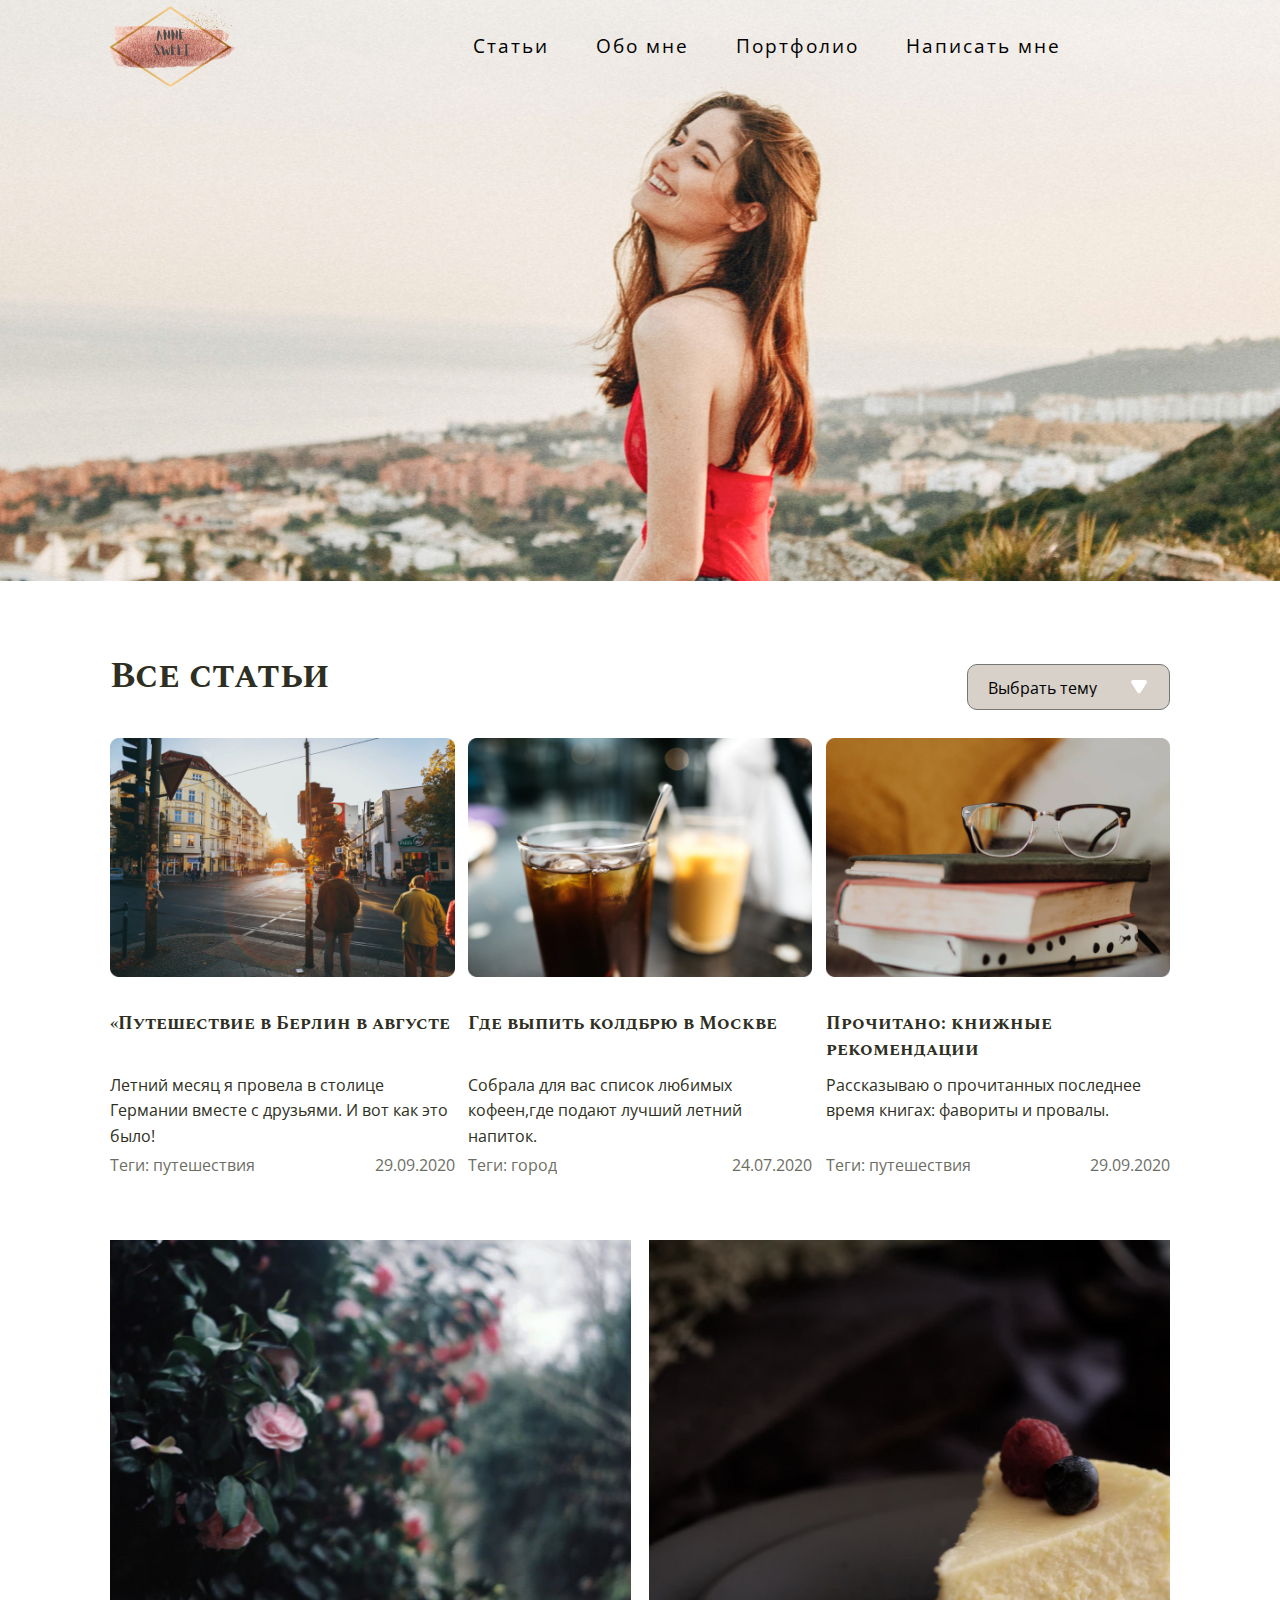
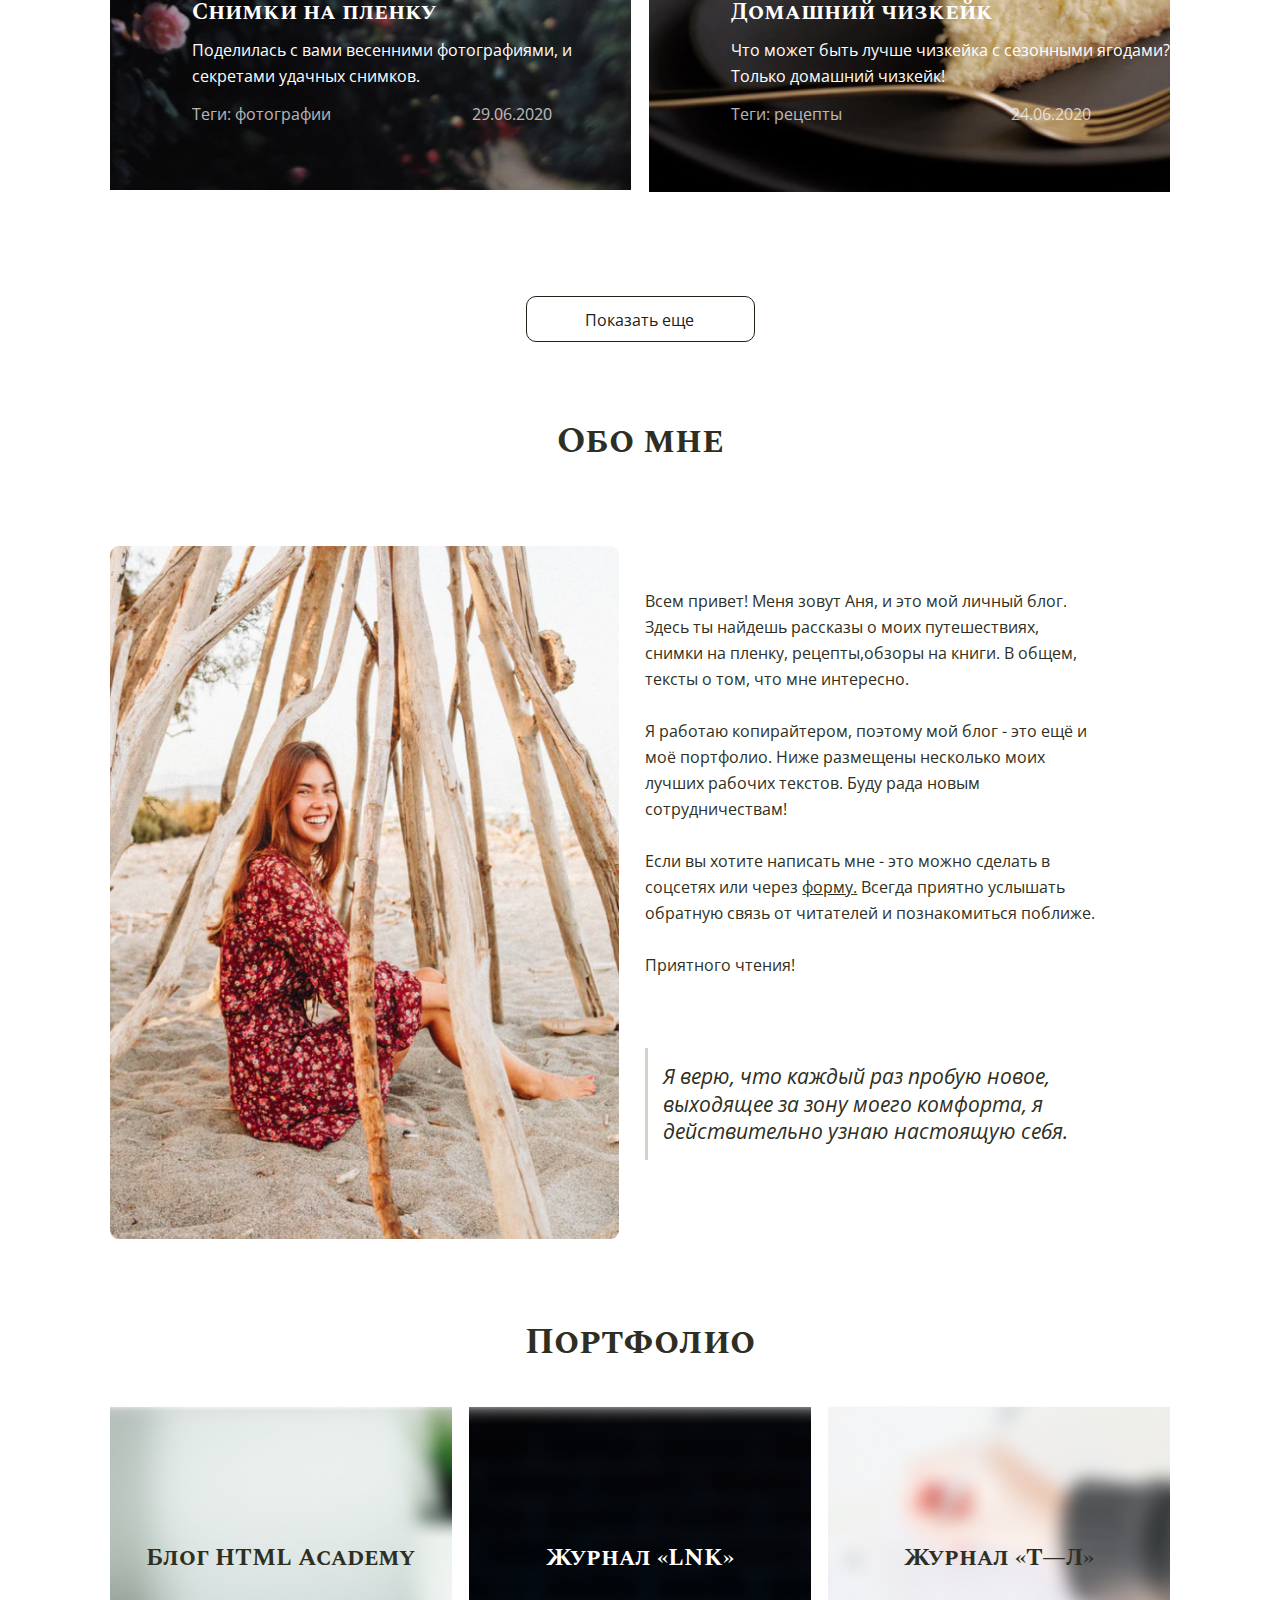
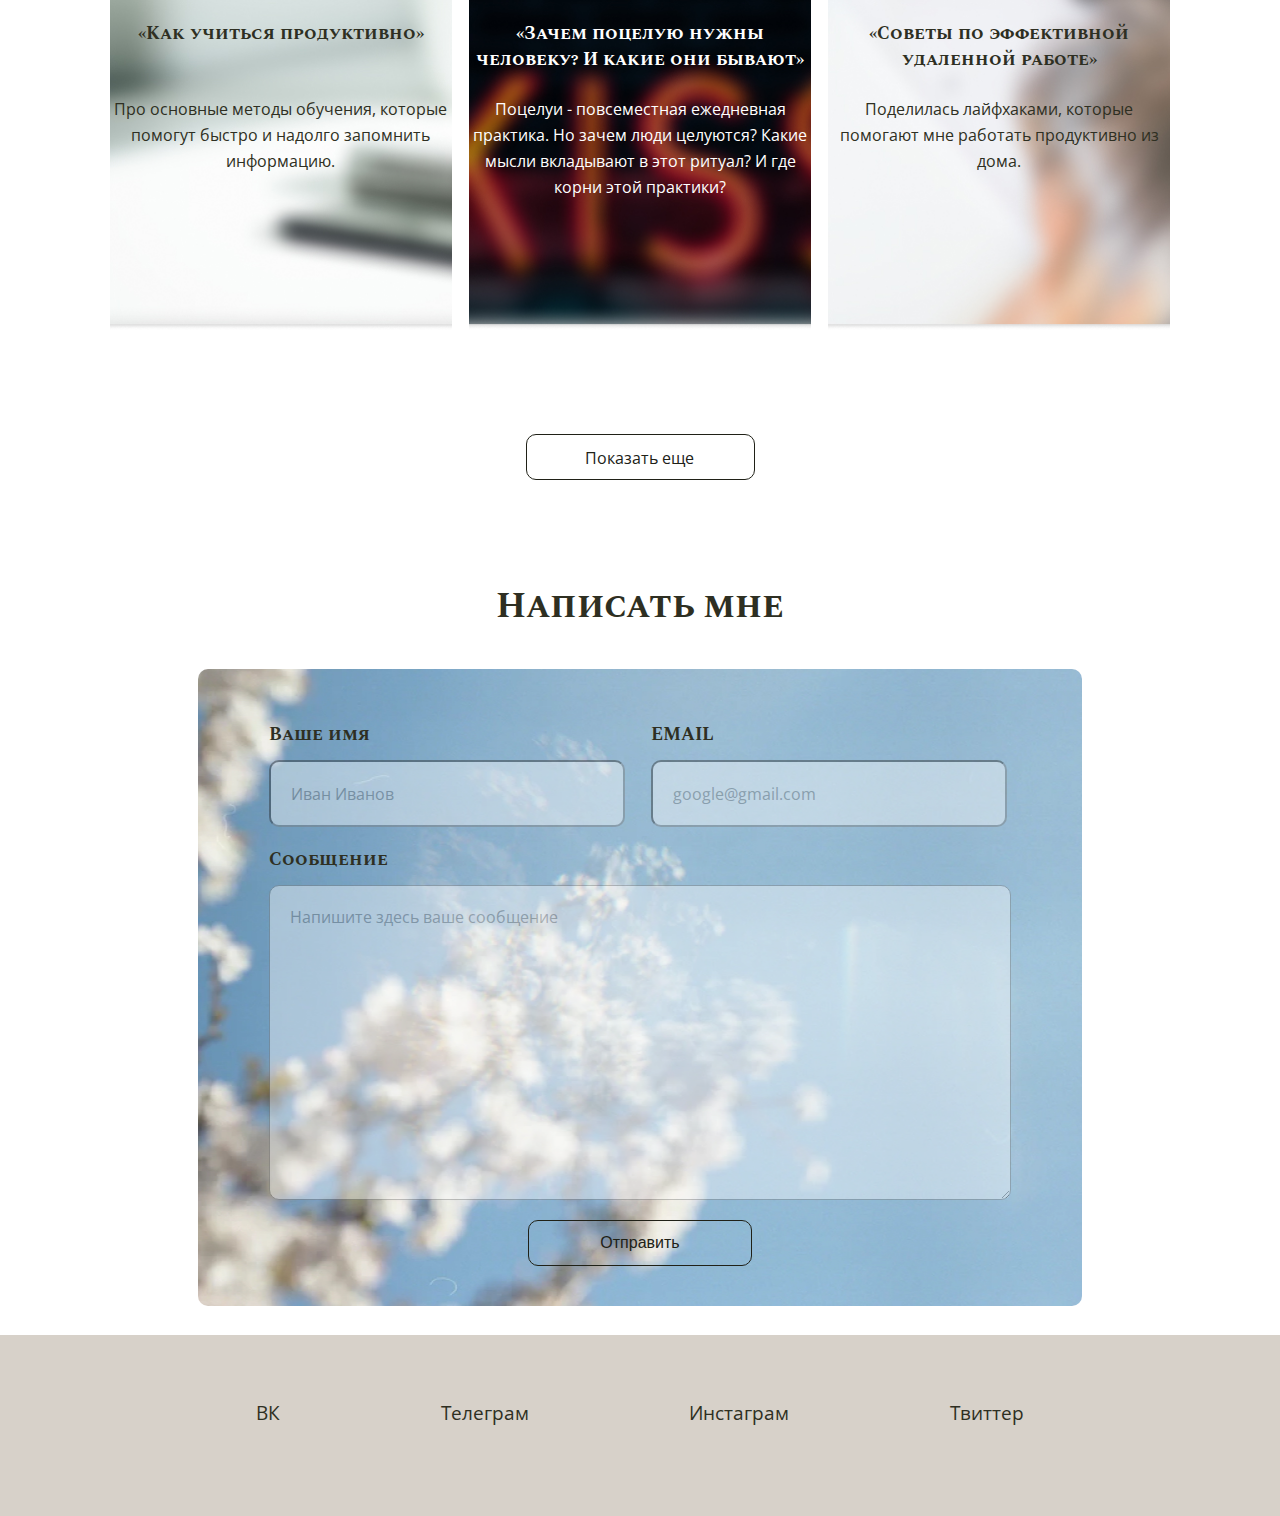
<file: index.html>
<!DOCTYPE html>
<html lang="ru">
  <head>
    <meta charset="UTF-8">
    <meta name="viewport" content="width=device-width, initial-scale=1"/>
    <link rel="stylesheet" href="style.css">
    <link rel="stylesheet" href="https://fonts.googleapis.com/css2?family=Spectral+SC&display=swap">
	<link rel="stylesheet" href="https://fonts.googleapis.com/css2?family=Open+Sans&display=swap">
    <title>Блог Anne Sweet</title>
  </head>
  <body>
    <a id="upbutton" href="#" onclick="smoothJumpUp(); return false;">
	    <img src="https://videns-cyber.github.io/blog/img/arrow_up.png" width="50" height="50" alt="top" border="none" title="Наверх">
    </a>	    
    <header class="main-header container">
      <nav class="main-header-nav">
        <a class="site-logo">
          <img src="https://videns-cyber.github.io/blog/img/Anne_sweet.png" width="130px" height="82px" alt="ANNE SWEET">
        </a>
        <ul class="site-navigation" id="siteNavigation">
          <li class="site-navigation-item">
            <a class="site-navigation-link" href="#all_articles">Статьи</a>
          </li>
          <li class="site-navigation-item">
            <a class="site-navigation-link" href="#about_me">Обо мне</a>
          </li>
          <li class="site-navigation-item">
            <a class="site-navigation-link" href="#portfolio">Портфолио</a>
          </li>
          <li class="site-navigation-item">
            <a class="site-navigation-link" href="#feedback">Написать мне</a>
          </li>
		  <li class="site-navigation-item" id="burger"><a href="#" class="site-navigation-icon"  id="icon">&#9776;</a></li>
        </ul>
      </nav>
    </header>

      <section class="articles container">
        <h1 class="articles-title"><a name="all_articles"></a>Все статьи</h1>
		<select class="themes" name="themes" id="themes"  onchange = "filterFunction()">
		  <option class="" value="choose_a_topic">Выбрать тему</option>
		  <option class="" value="travels">Путешествия</option>
		  <option class="" value="city">Город</option>
		  <option class="" value="books">Книги</option>
		  <option class="" value="foto">Фотографии</option>
		  <option class="" value="recipes">Рецепты</option>
		  <option class="" value="friends">Друзья</option>
		  <option class="" value="all">Все статьи</option>
		</select>

        <ul class="articles-list">
          <li class="articles-item-small article-block"   data-category="travels">
            <img class="articles-image" src="https://videns-cyber.github.io/blog/img/summer_berlin.jpg" width="100%" height="268" alt="«Летний Берлин">
            <h2 class="articles-item-title"><a class="articles-link" href="#">«Путешествие в Берлин в августе</a></h2>
            <div class="articles-description">
			  <p>Летний месяц я провела в столице Германии вместе с друзьями. И вот как это было!</p>
			  <p>Теги: путешествия</p>
			  <time datetime="2020-09-29">29.09.2020</time>
			</div>
          </li>
          <li class="articles-item-small  article-block" data-category="city">
            <img class="articles-image" src="https://videns-cyber.github.io/blog/img/cafe_moscow.jpg" width="100%" height="268" alt="Бары Москвы">
            <h2 class="articles-item-title"><a class="articles-link" href="#">Где выпить колдбрю в Москве</a></h2>
			<div class="articles-description">
              <p>Собрала для вас список любимых кофеен,где подают лучший летний напиток.</p>
			  <p>Теги: город</p>
			  <time datetime="2020-07-24">24.07.2020</time>
			</div>
          </li>
          <li class="articles-item-small  article-block"  data-category="travels">
            <img class="articles-image" src="https://videns-cyber.github.io/blog/img/books.jpg" width="100%" height="268" alt="Книги">
            <h2 class="articles-item-title"><a class="articles-link" href="#">Прочитано: книжные рекомендации</a></h2>
            <div class="articles-description">
			  <p>Рассказываю о прочитанных последнее время книгах: фавориты и провалы.</p>
			  <p>Теги: путешествия</p>
			  <time datetime="2020-09-29">29.09.2020</time>
			</div>
          </li>
		  <li class="articles-item-big-1  article-block"  data-category="foto">
            <h2 class="articles-item-title"><a class="articles-link" href="#">Снимки на пленку</a></h2>
            <div class="articles-description">
			  <p>Поделилась с вами весенними фотографиями, и секретами удачных снимков.</p>
			  <p>Теги: фотографии</p>
			  <time datetime="2020-06-29">29.06.2020</time>
			</div>
          </li>
		  <li class="articles-item-big-2  article-block" data-category="recipes">
            
            <h2 class="articles-item-title"><a class="articles-link" href="#">Домашний чизкейк</a></h2>
            <div class="articles-description">
			  <p>Что может быть лучше чизкейка с сезонными ягодами? Только домашний чизкейк!</p>
			  <p>Теги: рецепты</p>
			  <time datetime="2020-06-24">24.06.2020</time>
			</div>
          </li>
        </ul>
		<a class="watch-button" href="https://videns-cyber.github.io/blog/article-1">Показать еще</a>
      </section>
      <section class="about-me container">
	    <h1 class="section-title"><a name="about_me"></a>Обо мне</h1>
		<div class="about-me-content">
		  <div class="about-me-picture">
		    <img class="about-me-img" src="https://videns-cyber.github.io/blog/img/about_me.jpg">
		  </div>  
		  <div class="about-me-description">  
		    <p>Всем привет! Меня зовут Аня, и это мой личный блог.
		    Здесь ты найдешь рассказы о моих путешествиях, снимки 
		    на пленку, рецепты,обзоры на книги. В общем, тексты о том, 
		    что мне интересно.</p>
		    
		    <p>Я работаю копирайтером, поэтому мой блог - это ещё и моё 
		    портфолио. Ниже размещены несколько моих лучших
            рабочих текстов. Буду рада новым сотрудничествам!</p>
		    
		    <p>Если вы хотите написать мне - это можно сделать в соцсетях
		    или через <u><a href="#feedback">форму</a>.</u> Всегда приятно услышать обратную связь
		    от читателей и познакомиться поближе.</p>
		    
		    <p>Приятного чтения!</p>
		    <blockquote>Я верю, что каждый раз пробую новое,
		    выходящее за зону моего комфорта, я действительно узнаю настоящую
		    себя.</blockquote>
		  </div>
		</div>  
	  </section>
	  <section class="portfolio container">
        <h1 class="section-title"><a name="portfolio"></a>Портфолио</h1>
        <ul class="portfolio-list">
          <li class="portfolio-item">
            <h2 class="portfolio-item-title"><a class="portfolio-link" href="#">Блог HTML Academy</a></h2>
            <h3>&laquo;Как учиться продуктивно&raquo;</h3>
			<p class="portfolio-description">
              Про основные методы обучения,
			  которые помогут быстро и надолго
			  запомнить информацию.
            </p>	
          </li>
          <li class="portfolio-item">
            <h2 class="portfolio-item-title"><a class="portfolio-link" href="#">Журнал &laquo;LNK&raquo;</a></h2>
            <h3>&laquo;Зачем поцелую нужны человеку?
			    И какие они бывают&raquo;</h3>
			<p class="portfolio-description">
              Поцелуи - повсеместная ежедневная
			  практика. Но зачем люди целуются?
			  Какие мысли вкладывают в этот ритуал?
			  И где корни этой практики?
            </p>	
          </li>
		  <li class="portfolio-item">
            <h2 class="portfolio-item-title"><a class="portfolio-link" href="#">Журнал &laquo;Т&mdash;Л&raquo;</a></h2>
            <h3>&laquo;Советы по эффективной 
			    удаленной работе&raquo;</h3>
			<p class="portfolio-description">
              Поделилась лайфхаками, которые помогают
			  мне работать продуктивно из дома.
            </p>	
          </li>
		</ul>  
		<a class="watch-button" href="#">Показать еще</a>
      </section>
	  <div class="feedback container">
	    <h1 class="section-title"><a name="feedback"></a>Написать мне</h1>
		<form class="feedback-form comment-form-main" action="" method="post">
		  <div class="feedback-form-group">
		    <div class="left-part">
			  <label for="fullname">Ваше имя</label>
			  <input type="text" name="fullname" id="fullname" class="fullname" required placeholder="Иван Иванов" minlength="10" maxlength="200">
			</div>
			<div class="right-part">
			  <label for="email">EMAIL</label>
			  <input type="email" name="email" id="email" class="email" required placeholder="google@gmail.com"  minlength="10" maxlength="200">
			</div>
		  </div>
		  <div class="feedback-form-group">
		    <div class="bottom-part">
		      <label for="message">Сообщение</label>
		      <textarea name="message" id="message" class="comment-field-main"  placeholder="Напишите здесь ваше сообщение"></textarea>
			  <span class="text-counter">Использовано <output class="char-counter-main" for="comment-textarea">0</output>/200 символов</span>
			</div>
		  </div>
		  <button class="button-main" type="submit">Отправить</button>
		</form>
	  </div>
	  
      


    <footer class="main-footer">
      <div class="container">
        <ul class="social-list">
          <li class="social-list-item">
            <a class="social-list-link social-list-link--vk" href="#">ВК</a>
          </li>
          <li class="social-list-item">
            <a class="social-list-link social-list-link--tl" href="#">Телеграм</a>
          </li>
          <li class="social-list-item">
            <a class="social-list-link social-list-link--inst" href="#">Инстаграм</a>
          </li>
		  <li class="social-list-item">
            <a class="social-list-link social-list-link--twit" href="#">Твиттер</a>
          </li>
	</ul>
      </div>
    </footer>
  <script src="script.js"></script>
  <script src="comments.js"></script>
  <script src="menu.js"></script>
  <script src="scroll.js"></script>	  
  </body>
</html>
</file>
<file: style.css>
html, body {
  margin: 0;
  padding: 0;
}

body {
  min-width: 100%;
  font-family: "Open Sans", sans-serif;
  font-style: normal;
  font-weight: normal;
  font-size: 16px;
  line-height: 26px;
  color: #2e2f22;

  background-color: #ffffff;
}

.container {
	max-width: 100%;
	margin: 0 auto;
	padding: 0 110px;
	-webkit-box-sizing: border-box;
            box-sizing: border-box;
}

.container::after,
.feedback-form-group::after {
	content: "";
	display: table;
	clear: both;
}

#upbutton {
	height: 60px;
	width: 60px;
	bottom: 30px;
	right: 30px;
	cursor: pointer;
	position: fixed;
	display: none;
	z-index:999;
	opacity: 0.7;
	background-color: transparent;
}

#upbutton:hover{
	opacity:1;
}

@media (max-width: 800px) {
    .container {
	  padding:0;
    }	
	
}

.hidden {
  display: none;
}


a, .about-me p u a {
	text-decoration: none;
	color: #2e2f22;
}

li {
  list-style: none;
}

img {
  max-width: 100%;
  height: auto;
}

.main-header {
  width: 100%;
  min-height: 581px;
  position: relative;
  background-color: #f0e7e0;
  background-image: url("https://videns-cyber.github.io/blog/img/header-img-1.jpg");
  background-repeat: no-repeat;
  background-size: cover;
  background-position: center;
}

.main-header.article-page {
  background-image: url("https://videns-cyber.github.io/blog/img/header-img-2.jpg");
}

.main-header-nav {
  display: -webkit-box;
  display: -ms-flexbox;
  display: flex;
      -ms-flex-wrap: wrap;
      flex-wrap: wrap;
	
  justify-content: space-between;
}

.site-logo {
  margin-top: 4px;
  margin-left: 0;
}

.main-header-nav .site-navigation {
	display: -webkit-box;
    display: -ms-flexbox;
    display: flex;
      -ms-flex-wrap: wrap;
      flex-wrap: wrap;
	
	justify-content: space-between;
	list-style: none;
	padding:0;
	margin:0;
	flex-grow: 1;
	min-width: 38%;
	margin-top: 33px;
	margin-left: 22%;
	margin-right: 5.8%;
}

.responsive {
  display: block;
  flex-direction: row;
}

.site-navigation-icon {
  display: none;	
}




@media  (max-width: 1200px) {
    .main-header-nav .site-navigation {
	  margin-left: 10%;
	  margin-right: 3%;
	}
}

@media  (max-width: 1050px) {
    .main-header-nav .site-navigation {
	  margin-left: 0;
	  margin-right: 0;
	}
	
}

@media  (max-width: 950px) {
    .main-header-nav .site-navigation-link {
	  display: none;
	}
	
	.main-header-nav  #icon {
           display: block;
	   font-size: 50px;
	   color: #2e2f22;
	   margin-right:0;
	   outline: none;	
    }
}


.main-header-nav .site-navigation  .site-navigation-item:last-of-type {
	margin-right:0;
}

.main-header-nav .site-navigation  .site-navigation-item:first-of-type {
	margin-left:0;
}

.main-header-nav .site-navigation .site-navigation-item a{
	font-style: normal;
    font-weight: normal;
    font-size: 1.2em;
    line-height: auto;
    letter-spacing: 2px;
	text-decoration: none;
	color: #000000;
	margin-right: 20px;
}

.main-header-nav .site-navigation .site-navigation-item .site-navigation-link:hover,
.main-header-nav .site-navigation .site-navigation-item .site-navigation-link:focus,
.main-header-nav  #icon:hover,
.main-header-nav  #icon:focus {
  color: #ff7931;
}

.main-header-nav .site-navigation .site-navigation-item .site-navigation-link:active,
.main-header-nav  #icon:active{
  opacity: 0.7;
}

.responsive {
  position: relative;
  top: 10px;
  left:0;
}



.site-navigation.responsive {
  height: 300px;
}

.site-navigation.responsive   .site-navigation-item .site-navigation-link {
  display: block;
  text-align: left;
}

.site-navigation.responsive {
  flex-direction: column;
  align-content: flex-start;
  margin-left: 50px;
}

.site-navigation.responsive #icon {
  position: absolute;
  top:0;
  right:0;
}


.articles {
  min-height: 400px;
  margin-top: 83px;
  position: relative;
}

.articles  .articles-title {
  min-width: 240px;
  font-family: "Spectral SC", serif;
  font-weight: 700;
  font-size: 2.25em;
  margin:0;
  margin-bottom:48px;
  padding:0;
  cursor:pointer;
}

.articles  .articles-title:hover,
.articles  .articles-title:focus {
  color: #ff7931;
}


#themes {
  position: absolute;
  right:110px;
  top:0;
  width:203px;
  height: 46px;
  -webkit-appearance: none;
  -moz-appearance: none;
  appearance: none;
  font-family: "Open Sans", sans-serif;
  font-size: 1em;
  color: 2e2f22;
  background-color: #d7d1c9;
  background-image: url("https://videns-cyber.github.io/blog/img/polygon.png");
  background-repeat: no-repeat;
  background-position: 88% 50%;
  padding: 12px 20px;
  border-radius: 10px;
  cursor: pointer;
  outline: none;
}

@media (max-width: 800px) {
  .articles  .articles-title {
    font-size: 2em;
    margin-bottom: 90px;	  
  }	  
  #themes {
    right: 0;
    top: 40px;	  
  }  
	
}

.articles .articles-item-title {
  height: 54px;
  font-weight: bold;
  font-size: 18px;
  font-family: "Spectral SC", serif;
  margin:0;
  margin-top: 27px;
  padding:0;
  vertical-align: baseline;
}

.articles .articles-item-title .articles-link {
  color: #2e2f22;
}

.articles .articles-item-title .articles-link:hover,
.articles .articles-item-title .articles-link:focus {
  color: #ff7931;
}

.articles .articles-item-title .articles-link:active {
  opacity: 0.7;
}

.articles-item-small {
  width: 32.5%;
  min-height: 420px;
  overflow: hidden;
 
}

.articles-list  .articles-image,
.articles-list  .articles-item-big-1,
.articles-list  .articles-item-big-2 {
	outline:none;
	transition: transform 0.5s ease;
}

.articles-item-small:hover .articles-image
 {
	transform: scale(1.05);
}

.articles-item-big-1:hover,
.articles-item-big-2:hover {
	transform: scale(1.02);
}



.articles-list  .articles-item-big-1{
  width: 49.16%;
  min-height: 552px;
  background-image: url("https://videns-cyber.github.io/blog/img/flower.jpg");
  background-color: #0e1315;
  background-repeat: no-repeat;
  background-size: cover;
  background-position: center;
  overflow: hidden;
  outline:none;
}

.articles-list .articles-item-big-2  {
  width: 49.16%;
  min-height: 552px;
  background-image: url("https://videns-cyber.github.io/blog/img/cheesecake.jpg");
  background-color: #0e1315;
  background-repeat: no-repeat;
  background-size: cover;
  background-position: center;
  overflow: hidden;
  outline:none;
}

.articles .articles-list  .articles-item-big-1, 
.articles .articles-list  .articles-item-big-2 {
  color: #ffffff;
  margin-top: 62px;
}

.articles-list  .articles-item-big-1 .articles-item-title , 
.articles-list  .articles-item-big-2 .articles-item-title  {
  height: 30px;
  min-width: 212px;
  margin-top: 359px;
  margin-left: 82px;
} 

.articles-list  .articles-item-big-1 .articles-item-title .articles-link, 
.articles-list  .articles-item-big-2 .articles-item-title .articles-link {
  color: #ffffff;
  font-family: "Spectral SC", serif;
  font-weight: 700;
  font-size: 1.25em;
  
}

.articles-list  .articles-item-big-1 .articles-item-title .articles-link:hover, 
.articles-list  .articles-item-big-2 .articles-item-title .articles-link:hover,
.articles-list  .articles-item-big-1 .articles-item-title .articles-link:focus, 
.articles-list  .articles-item-big-2 .articles-item-title .articles-link:focus {
  color: #ff7931;
}

.articles-list  .articles-item-big-1 .articles-item-title .articles-link:active, 
.articles-list  .articles-item-big-2 .articles-item-title .articles-link:active {
  opacity: 0.7;
}

.articles .articles-list  .articles-item-big-1 .articles-description ,
.articles .articles-list  .articles-item-big-2 .articles-description  {
  margin-left: 82px;
  margin-top: 8px;
}

.big {
  font-size: 1.4em;
}

.articles .articles-list  .articles-item-big-1 .articles-description  p:first-of-type,
.articles .articles-list  .articles-item-big-2 .articles-description p:first-of-type {
  width: 450px;
}

.articles .articles-list  .articles-item-big-1 .articles-description  time,
.articles .articles-list  .articles-item-big-2 .articles-description  time {
  margin-right: 79px;
}

.articles .articles-list .articles-item-big-1 .articles-description  p:nth-of-type(2),
.articles .articles-list .articles-item-big-2 .articles-description  p:nth-of-type(2),
.articles .articles-list  .articles-item-big-1 .articles-description  time,
.articles .articles-list  .articles-item-big-2 .articles-description  time {
  margin-top: 12px;
  opacity: 0.7;
}

.articles .articles-list .articles-description,
.portfolio .portfolio-list  {
  display: -webkit-box;
  display: -ms-flexbox;
  display: flex;
      -ms-flex-wrap: wrap;
      flex-wrap: wrap;
  flex-direction: row;	
  justify-content: space-between;
  margin:0;
  padding:0;
}

.articles .articles-list  {
      display: -webkit-box;
  display: -ms-flexbox;
  display: flex;
      -ms-flex-wrap: wrap;
      flex-wrap: wrap;
  flex-direction: row;	
  justify-content: space-between;
  margin:0;
  padding:0;
}

@media (max-width: 800px) {
  .articles .articles-list  {
    flex-direction: column;
  }
  .articles .articles-list  .articles-item-big-1, 
  .articles .articles-list  .articles-item-big-2,
  .articles .articles-list  .articles-item-small  {
    width:100%;
	margin-bottom: 10px;
  }
  .articles .articles-list .articles-item-small .articles-description  p:first-of-type {
    min-height: 90px;
  }
}


.articles .after-filter {
  display: flex;
      -ms-flex-wrap: wrap;
      flex-wrap: wrap;
  flex-direction: row;
  
}

.articles .articles-list .after-filter-article {
  width: 100%;
  min-height: 420px;
  font-size: 1.3em;
}

.articles .articles-list .after-filter-article  a{
  font-size: 1.4em;
}

.articles .articles-list  .articles-description {
  align-items: baseline;
}

.articles .articles-list li ,
.articles .articles-list .articles-description  p,
.articles .articles-list .articles-description  time
{
  margin:0;
  padding:0;
}

.articles .articles-list .articles-item-small .articles-description  p:first-of-type {
  width: 100%;
  height: 68px;
  line-height: 1.62em;
  margin-top: 8px;
  vertical-align: baseline;
}

.articles .articles-list .articles-item-small .articles-description  p:nth-of-type(2),
.articles .articles-list .articles-item-small .articles-description  time {
  width: 49%;
  vertical-align: bottom;
  margin-top: 12px;
  line-height: 1.62em;
  opacity: 0.7;
}

.articles .articles-list .articles-item-small .articles-description  time {
  text-align: right;
}

.watch-button {
  margin: 0 auto;
  margin-top: 104px;
  padding: 10px 58px;
  width: 229px;
  height: 46px;
  display: block;
  border-radius: 10px;
  -webkit-box-sizing: border-box;
            box-sizing: border-box;
  border: 1px solid #202117;
  font-size: 16px;
  color: #202117;
  cursor: pointer;
}

.watch-button:hover {
  font-weight: 500;
  background: rgb(205,205,205) radial-gradient(circle at 0 0, rgba(255,255,255,.65), rgba(255,255,255,.35));
  box-shadow: inset rgba(0,0,0,.5) -3px -3px 8px, inset rgba(255,255,255,.9) 3px 3px 8px, rgba(0,0,0,.8) 3px 3px 8px -3px;
  transition: 0.2s;
}
  

.watch-button:active {
  background: rgb(205,205,205) radial-gradient(circle at 0 0, rgba(255,255,255,.65), rgba(255,255,255,.35));
  box-shadow: none;
  transition: 0.2s;
}

.about-me {
	min-height: 797px;
	margin-top:87px;
	position: relative;
	
}

.about-me-content {
display: -webkit-box;
  display: -ms-flexbox;
  display: flex;
      -ms-flex-wrap: wrap;
      flex-wrap: wrap;
  flex-direction: row;	
  justify-content: space-between;
  margin:0;
  padding:0;
  margin-top: 91px;
    -webkit-box-sizing: border-box;
            box-sizing: border-box;
}

.about-me .about-me-description {
	width: 49.5%;
	margin:0;
	margin-left: 2%;
	margin-top: 42px;
	display: flex;
    flex-direction: column;
}

.about-me .about-me-description p {
	max-width: 86%;
	font-size: 1em;
	margin:0;
}

.about-me .about-me-description p:not(:first-of-type) {
	margin-top: 26px;
}

.about-me .about-me-picture {
	width: 48%;
	height: 100%;
}

.about-me .about-me-picture img {
	min-height: 693px;
	background-size: cover;
    background-position: center;
}

@media (max-width: 950px) {
  
  
  .about-me-content {
	  margin-top: 0;
  }
  .about-me .about-me-picture img {
	min-height: 540px;
  }
  .about-me .about-me-description {
	  margin:0;
  }
  .about-me .about-me-description p:not(:first-of-type) {
	margin-top: 10px;
  }
  .about-me .about-me-description p {
	  font-size: 0.8em;
	  line-height: 1.3em;
	  min-width: 96%;
  }
  
  .about-me .about-me-description blockquote {
	font-size: 1em;
	line-height: 1em;
	margin-top: 10px;
  }
}

@media (max-width: 550px) {
  .about-me-content {
    flex-direction: column;
  }
  .about-me .about-me-picture {
    margin:0 auto;
	min-width: 95%;
  }
  
  .about-me .about-me-picture img {
	min-width: 95%;
  }
  
  .about-me .about-me-description {
    width: 100%;
  }
  
  .about-me .about-me-description p, blockquote {
    margin:0 auto;
  }
  
  .about-me .about-me-description blockquote {
    display: block;
	margin-left: 20px;
  }
}


.section-title {
  font-family: "Spectral SC", serif;
  font-weight: 700;
  font-size: 2.25em;
  margin:0 auto;
  margin-bottom:49px;
  padding:0;
  text-align: center;
  cursor: pointer;
}

.section-title:hover,
.section-title:focus {
  color: #ff7931;
}

.section-title:active {
  opacity: 0.7;
}

.about-me .section-title {
	max-width: 240px;
	
}



.about-me .about-me-description blockquote {
    
	font-size: 1.3em;
	line-height: 1.3em;
	font-style:italic;
	font-weight: 400px;
	border-left: 3px solid #D7D1C9;
	margin:0;
	margin-top: 70px;
	padding: 15px;
}

.portfolio {
	min-height: 779px;
	margin-top: 84px;
}

.portfolio .section-title {
	width: 230px;
}

.portfolio .portfolio-list {
	margin:0;
	padding:0;
	margin-top: 49px;
}

.portfolio .portfolio-list .portfolio-item {
	width: 32.25%;
	min-height: 525px;
	
}




.portfolio .portfolio-list .portfolio-item {
	background-repeat: no-repeat;
	background-size: cover;
	background-position: center;
	text-align: center;
}

.portfolio .portfolio-list .portfolio-item:first-of-type {
	background-image: url("https://videns-cyber.github.io/blog/img/portfolio-item-1.jpg");
	background-color: lightgrey;
}

.portfolio .portfolio-list .portfolio-item:nth-of-type(2) {
	background-image: url("https://videns-cyber.github.io/blog/img/portfolio-item-2.jpg");
	background-color: black;
	
}

.portfolio .portfolio-list .portfolio-item:last-of-type {
	background-image: url("https://videns-cyber.github.io/blog/img/portfolio-item-3.jpg");
	background-color: lightgrey;
}

.portfolio .portfolio-list .portfolio-item h2,
.portfolio .portfolio-list .portfolio-item h3,
.portfolio .portfolio-list .portfolio-item p {
	margin:0 auto;
	padding:0;
}

.portfolio .portfolio-list .portfolio-item h2 {
	width: auto;
	height: 32px;
	text-align:center;
	margin:0;
	padding:0;
	margin:0 auto;
	margin-top: 140px;
	font-family: "Spectral SC", serif;
    font-weight: bold;
    font-size: 1.5em;
	
	
}

.portfolio .portfolio-list .portfolio-item  .portfolio-item-title .portfolio-link:hover,
.portfolio .portfolio-list .portfolio-item  .portfolio-item-title .portfolio-link:focus {
  color: #ff7931;
}

.portfolio .portfolio-list .portfolio-item  .portfolio-item-title .portfolio-link:active {
  opacity: 0.7;
}

.portfolio .portfolio-list .portfolio-item h3 {
	max-width: 355px;
	height: 58px;
	text-align: center;
	margin:0;
	padding:0;
	margin:0 auto;
	margin-top: 44px;
	font-family: "Spectral SC", serif;
    font-weight: 700;
    font-size: 1.12em;
}

.portfolio .portfolio-list .portfolio-item p {
	max-width: 355px;
	height: 105px;
	margin:0;
	padding:0;
	margin:0 auto;
	margin-top: 17px;
	
}

.portfolio .portfolio-list .portfolio-item:nth-of-type(2),
.portfolio .portfolio-list .portfolio-item:nth-of-type(2) a {
	color: #ffffff;
}

.portfolio .watch-button {
	display: block;
	margin-top: 104px;
}

.comment-form .warning,
.comment-form-main .warning {
  color: red;
}

@media (max-width: 1000px) {
  
  .portfolio .portfolio-list  {
    flex-direction: column;
  }
  .portfolio .portfolio-list .portfolio-item  {
    width: 80%;
	margin: 0 auto;
	margin-bottom: 10px;
  }
  
  .portfolio .portfolio-list .portfolio-item h2,
  .portfolio .portfolio-list .portfolio-item h3,
  .portfolio .portfolio-list .portfolio-item p {
    display: block;
	width: auto;
  }
}

@media (max-width: 500px) {
   .portfolio .portfolio-list .portfolio-item  {
    width: 95%;
    }	   
}

.feedback {
  margin-top: 85px;
  
}

.feedback.container {
  width: 69%;
  padding:0;
  min-height: 741px;
}

.feedback-form {
  margin-top: 49px;
  width: auto;
  min-height: 637px;
  background-image: url("https://videns-cyber.github.io/blog/img/feedback.jpg");
  background-repeat: no-repeat;
  background-size: cover;
  background-position: center;
  border-radius: 10px;
}

.feedback-form label {
  font-family: "Spectral SC", serif;
  font-weight: bold;
  font-size: 1.1em;
  margin:0;
  margin-bottom: 12px;
  padding:0;
}

.feedback-form-group {
  width: 84%;
  margin: 0 auto;
  display: -webkit-box;
  display: -ms-flexbox;
  display: flex;
      -ms-flex-wrap: wrap;
      flex-wrap: wrap;
  flex-direction: row;	
  justify-content: space-between;
  
}

@media (max-width: 650px) {
	.feedback.container {
           width: 100%;
	   margin-bottom: 30px;	
	}	
	.feedback-form-group {
             width: 95%;
	}
	.feedback.container {
	     margin-bottom: 30px;	
	}
}


.feedback-form-group:first-of-type {
  padding-top: 53px;
}

.feedback-form-group:last-of-type {
  padding-top: 20px;
}

.feedback-form-group .left-part,
.feedback-form-group .right-part,
.feedback-form-group .bottom-part {
  display: -webkit-box;
  display: -ms-flexbox;
  display: flex;
      -ms-flex-wrap: nowrap;
      flex-wrap: nowrap;
  flex-direction: column;
}
.feedback-form-group .left-part,
.feedback-form-group .right-part {
  width: 48%;
}

.feedback-form-group .left-part {
  margin-right: 3%;
}

@media (max-width: 800px) {
   .feedback-form-group .left-part,
   .feedback-form-group .right-part {
     width: 100%;
   }

   .feedback-form-group .left-part {
     margin-right: 0%;
   } 
}

.feedback-form-group .bottom-part {
  width: 100%;
}

.feedback-form-group .fullname,
.feedback-form-group .email {
  width: auto;
  height: 63px;
  background-color: #ffffff;
  opacity: 0.4;
  border-radius: 10px;
}

.feedback-form-group .bottom-part .comment-field-main {
  height: 293px;
  background-color: #ffffff;
  opacity: 0.4;
  border-radius: 10px;
}

.feedback-form-group input{
  font-size: 16px;
  font-family: "Open Sans", sans-serif;
  padding:0;
  margin:0;
  padding-left:20px;
}

.feedback-form-group textarea {
  font-size: 16px;
  font-family: "Open Sans", sans-serif;
  padding:0;
  margin:0;
  padding-left:20px;
  padding-top:20px;
}

.feedback-form-group .text-counter {
  display: none;
}


.feedback .button-main {
  margin: 0 auto;
  margin-top: 20px;
  padding: 10px 58px;
  width: 224px;
  height: 46px;
  display: block;
  border-radius: 10px;
  -webkit-box-sizing: border-box;
            box-sizing: border-box;
  border: 1px solid #202117;
  font-size: 16px;
  color: #202117;
  background-color: rgba(0, 0, 0, 0);
  outline: none;
  cursor: pointer;
}

.feedback .button-main:hover {
  font-weight: 500;
  background: transparent radial-gradient(circle at 0 0, rgba(255,255,255,.45), rgba(255,255,255,.25));
  box-shadow: inset rgba(0,0,0,.5) -3px -3px 8px, inset rgba(255,255,255,.9) 3px 3px 8px, rgba(0,0,0,.8) 3px 3px 8px -3px;
  transition: 0.2s;
}

.feedback .button-main:active {
  background: transparent radial-gradient(circle at 0 0, rgba(255,255,255,.65), rgba(255,255,255,.35));
  box-shadow: none;
  transition: 0.2s;
}


.main-footer {
  background-color: #d7d1c9;
  min-height: 181px;
}

.main-footer .container {
  max-width: 60%;
  padding:0;
  padding-top: 65px;
}

.main-footer .social-list{
  margin:0;
  padding:0;
  display: -webkit-box;
  display: -ms-flexbox;
  display: flex;
      -ms-flex-wrap: wrap;
      flex-wrap: wrap;
	
  justify-content: space-between;
}

.main-footer .social-list .social-list-item {
	padding:0;
	margin:0;
}

.main-footer .social-list  #iconFooter {
	display:none;
}

.main-footer .social-list .social-list-link {
  font-size: 1.2em;
}

.main-footer .social-list .social-list-link:hover,
.main-footer .social-list .social-list-link:focus,
.main-footer .social-list  #iconFooter:hover,
.main-footer .social-list  #iconFooter:focus {
  color: #ff7931;
}

.main-footer .social-list .social-list-link:active {
  opacity: 0.7;
}

.responsive {
  position: relative;
  top: 10px;
  left:0;
}

.social-list.responsive {
  height: 300px;
}

.main-footer .social-list.responsive .social-list-link {
  display: block;
  text-align: left;
}


@media (max-width: 850px) {
    .main-footer {
       min-width: 100px;	    
    }
    .main-footer .container {
       max-width: 70%;
       padding-top: 10px;
    }
    .main-footer .social-list {
      flex-direction: column;
      align-content: center;
    }	
    .main-footer .social-list  .social-list-item {
      width: 150px;
      padding-bottom: 15px;
      align-content: center;	    
      border: 1px dashed white;	    
    }
    .main-footer .social-list .social-list-link {
      display: block;
      margin:0 auto;	    
    }
}

/*Ñòðàíèöà ñòàòüè*/
.main-header.article-page {
  background-image: url("https://videns-cyber.github.io/blog/img/header-img-2.jpg");
}

.article-motivation {
  margin-top: 119px;
}

.article-motivation  .articles-title {
  min-width: 483px;
  font-family: "Spectral SC", serif;
  font-weight: 700;
  font-size: 2.25em;
  line-height: 55px;
  margin:0;
  margin-bottom:6px;
  padding:0;
  cursor:pointer;
}

.article-motivation  .articles-title:hover,
.article-motivation  .articles-title:focus {
  color: #ff7931;
}

@media (max-width: 500px) {
  .article-motivation  .articles-title {
  min-width: 200px;
  font-family: "Spectral SC", serif;
  font-weight: 700;
  font-size: 1.7em;
}
  	
}

.article-motivation p {
  margin:0;
  padding:0;
  margin-bottom: 30px;
}

.article-motivation p:first-of-type,
.article-motivation time {
  margin:0;
  padding:0;
  color: 2e2f22;
  opacity: 0.7;
  display: inline-block;
}

.article-motivation p:first-of-type {
  margin-right: 18px;
}

.article-motivation p:nth-of-type(2) {
  margin-top: 50px;
}

.article-motivation .calendar {
  margin:0;
  padding:0;
  margin-top: 40px;
  margin-bottom:10px;
}

.article-motivation .social-article .social-list-article{
  margin:0;
  padding:0;
  margin-top: -50px;
  display: -webkit-box;
  display: -ms-flexbox;
  display: flex;
      -ms-flex-wrap: wrap;
      flex-wrap: wrap;
  	
  justify-content: flex-end;
}

.article-motivation .social-article .social-list-article .social-list-item:not(:last-of-type) {
  margin-right: 32px;

}

.article-motivation .social-article .social-list-article .social-list-item {
  display: block;
  font-size:0;
  width: 50px;
  height: 50px;
  background-repeat: no-repeat;
  background-size: cover;
  background-position: center;
}




.article-motivation .social-article .social-list-article .social-list-item:hover .twitter_icon ,
.article-motivation .social-article .social-list-article .social-list-item:focus .twitter_icon  {
  fill: #1da1f2;
  transition: 0.5s ease-out;
}

.article-motivation .social-article .social-list-article .social-list-item:hover .fb_icon,
.article-motivation .social-article .social-list-article .social-list-item:focus .fb_icon  {
  fill: #3b5998;
  transition: 0.5s ease-out;
}

.article-motivation .social-article .social-list-article .social-list-item:hover .vk_icon,
.article-motivation .social-article .social-list-article .social-list-item:focus .vk_icon  {
  fill: #4c75a3;
  transition: 0.5s ease-out;
}


.article-motivation  .articles-title-bottom {
  min-width: 313px;
  font-family: inherit;
  font-weight: 700;
  font-size: 2.25em;
  line-height: 50px;
  margin:0;
  margin-top:37px;
  padding:0;
  cursor:pointer;
}

.article-motivation  .articles-title-bottom:hover a,
.article-motivation  .articles-title-bottom:focus a {
  border-bottom: 2px solid #2e2f22;
}

.article-motivation .likes {
  padding: 2px 1px;
  min-width: 30px;
  min-height: 34px;
  font-family: inherit;
  font-weight: bold;
  font-size: 24px;
  border: none;
  outline: none;
  background-color: transparent;
  
  background-repeat: no-repeat;
  background-position: 12px;
  cursor: pointer;
  
}

.article-motivation .likes img {
   width: 50px;
   height: 50px;	
}

@media (max-width: 500px) {
  .article-motivation .social-article .social-list-article .social-list-item {
    width: 30px;
    height: 30px;
  }
  .article-motivation .likes img {
   width: 30px;
   height: 30px;	
}
.article-motivation .social-article .social-list-article{
  margin:0;
  padding:0;
  margin-top: -30px;
}	
}

.article-motivation  .like-dark-invisible, .like-light-invisible {
  display: none;
  
}

.article-motivation  .like-move  {

   transform: scale(1);  
   animation: pulse 1s ease-in-out;
   animation-iteration-count: 1;
}

@keyframes pulse {
  from {
    transform: scale(1);
  }
  50% {
    transform: scale(1.1);
  }
  to {
    transform: scale(1);
  }
}

.article-motivation  .likes .likes-number {
  margin-left: 24px;
  line-height: 14px;
}

/*Êîììåíòàðèè*/

.comments {
  margin:0;
  margin-top: 31px;
  width: 75%;
  min-height: 816px;
}

@media (max-width: 900px) {
  .comments {
  width: 100%;
 
}
}

.comments.container {
  margin-left: 0;
  padding-right:0;
  -webkit-box-sizing: border-box;
          box-sizing: border-box;
}

.comments .comment-list {
  width: auto;
  min-height: 350px;
  background-color: #ece1e1;
  margin:0;
  padding:0;
  padding-left: 40px;
  border-radius: 10px;
}

.comments .comment-list .fullname {
  display: block;
  position: relative;
  margin-left: 61px;
  font-weight: bold;
  cursor:pointer;
}

.comments .comment-list .fullname:hover,
.comments .comment-list .fullname:focus {
  color: #ff7931;
}

.comments .comment-list .user-comment {
  margin:0;
  padding:0;
}

.comments .comment-list .user-comment:first-of-type {
  padding-top: 58px;
}

.comments .comment-list .user-comment:nth-of-type(2) {
  padding-top: 59px;
}

.comments .comment-list .user-comment:last-of-type {
  padding-top: 27px;
  padding-bottom: 49px;
}


.comments .comment-list .fullname::before {
  content: "";
  position: absolute;
  width: 50px;
  height: 50px;
  
  top:-10px;
  left:-60px;
}

.comments .comment-list .user-comment:first-of-type .fullname::before {
  background-image: url("https://videns-cyber.github.io/blog/img/comment_1.png");
}

.comments .comment-list .user-comment:nth-of-type(2) .fullname::before {
  background-image: url("https://videns-cyber.github.io/blog/img/comment_2.png");
}

.comments .comment-list .user-comment:last-of-type .fullname::before {
  background-image: url("https://videns-cyber.github.io/blog/img/comment_3.png");
}

.comments .comment-list .comment-text {
  margin:0;
  padding:0;
  padding-top: 12px;
}

.comments h3 {
  font-size: 24px;
  font-weight: 700px;
  margin-top: 77px;
  margin-left: 40px;
}

.feedback-form-group.article-page   {
  width: 100%;
  -webkit-box-sizing: border-box;
            box-sizing: border-box;
}

.feedback-form-group.article-page  .left-part,
.feedback-form-group.article-page  .right-part{
  display: -webkit-box;
  display: -ms-flexbox;
  display: flex;
      -ms-flex-wrap: wrap;
      flex-wrap: wrap;
  flex-direction: row;
  justify-content: space-between;
}

@media (max-width: 900px) {
  .feedback-form-group.article-page  .left-part,
  .feedback-form-group.article-page  .right-part {
    flex-direction: column;
  }
  .feedback-form-group.article-page  .comment-field {
    margin-top: 10px;
  }
}


.feedback-form-group.article-page .fullname-input,
.feedback-form-group.article-page .email-input {
  border: none;
  outline: none;
  width: 224px;
  min-height: 50px;
  border-bottom: 1px solid #2e2f22;
  padding:0;
  margin-left: 40px;
}

.feedback-form-group.article-page .left-part {
  margin-top: 35px;
}

.feedback-form-group.article-page  .watch-button {
  margin: 0;
  margin-top: 10px;
  padding: 10px 56px;
  width: 224px;
  height: 46px;
  background-color: #e5e5e5;
  outline: none;
  margin-left: 40px;
}

.feedback-form-group.article-page  .comment-field {
  width: 100%;
  height: 208px;
  margin:0;
  margin-top: -135px;
  outline: none;
  border-radius:10px;
  border: 1px solid #2e2f22;
  -webkit-box-sizing: border-box;
            box-sizing: border-box;
}

.feedback-form-group.article-page  .right-part{
  margin-top: 0;
  margin-right:0;
  margin-bottom: 50px;
 
}

@media (max-width: 800px) {
  .feedback-form-group.article-page  .left-part,
  .feedback-form-group.article-page  .right-part {
    flex-direction: column;
  }
  .feedback-form-group.article-page  .comment-field {
    margin-top: 20px;
  }
}
</file>
